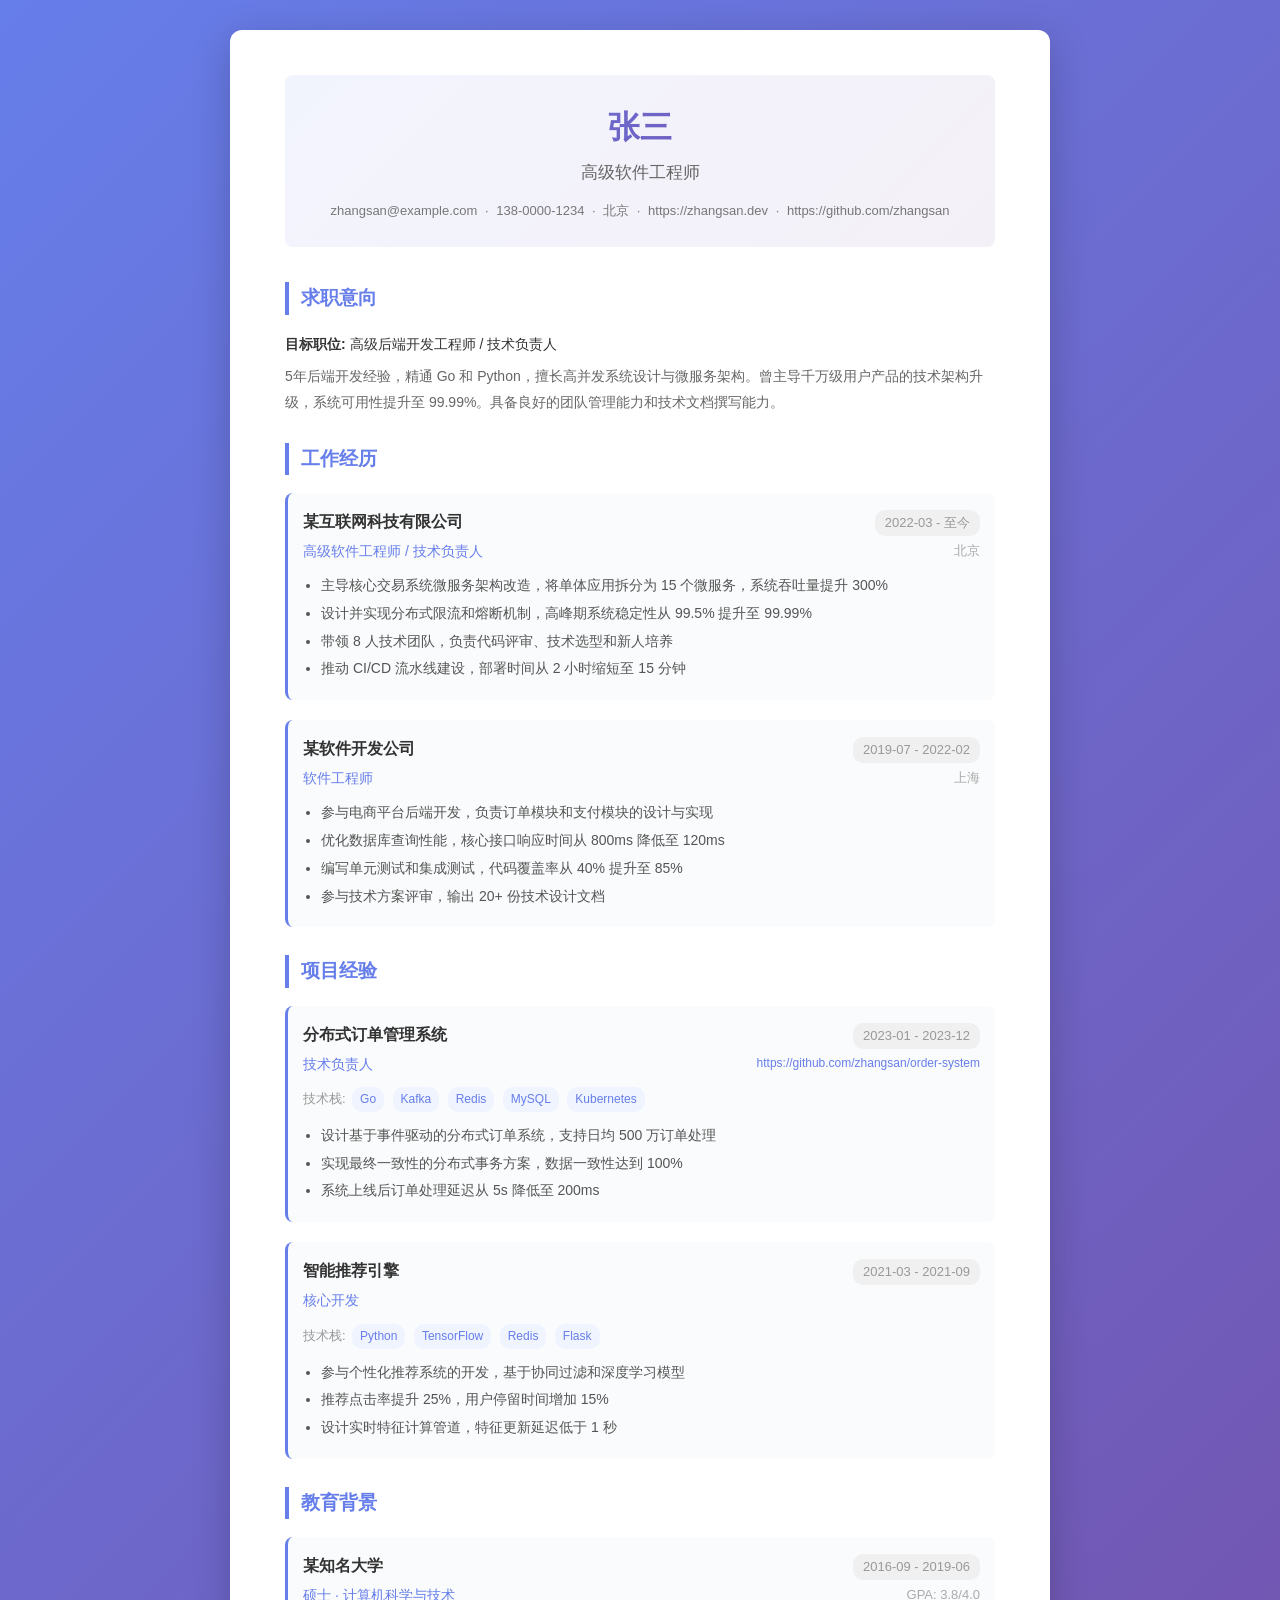
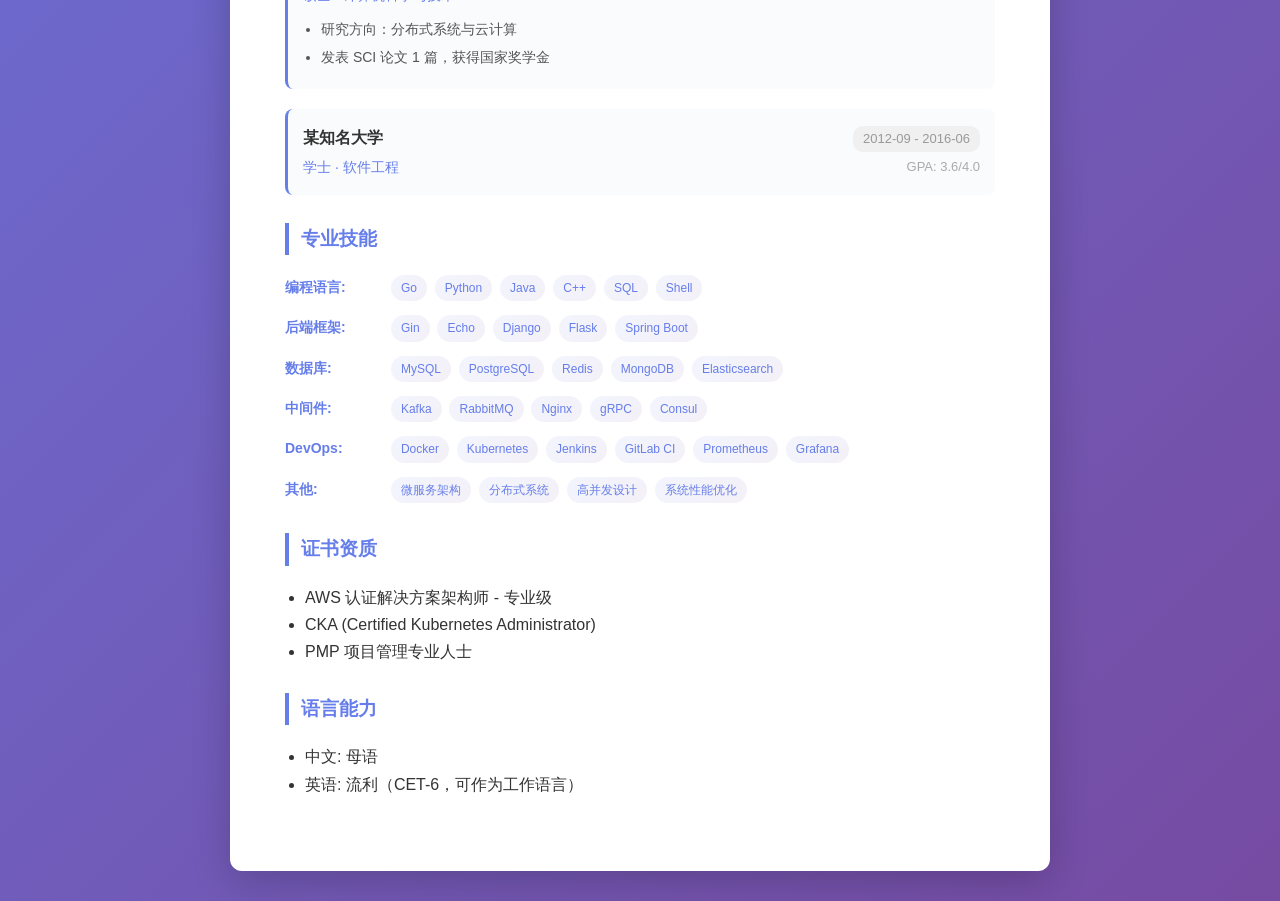
<file: skills/resume-builder/examples/sample-resume.html>
<!DOCTYPE html>
<html lang="zh">
<head>
<meta charset="UTF-8">
<meta name="viewport" content="width=device-width, initial-scale=1.0">
<title>张三 - Resume</title>
<style>

* { margin: 0; padding: 0; box-sizing: border-box; }
body { font-family: "Segoe UI", "Microsoft YaHei", "PingFang SC", sans-serif; background: linear-gradient(135deg, #667eea 0%, #764ba2 100%); color: #333; line-height: 1.7; min-height: 100vh; }
.resume-container { max-width: 820px; margin: 30px auto; padding: 45px 55px; background: #fff; border-radius: 12px; box-shadow: 0 10px 40px rgba(0,0,0,0.2); }
.resume-header { text-align: center; margin-bottom: 35px; padding-bottom: 25px; background: linear-gradient(135deg, #667eea15, #764ba215); border-radius: 8px; padding: 25px; }
.resume-name { font-size: 32px; background: linear-gradient(135deg, #667eea, #764ba2); -webkit-background-clip: text; -webkit-text-fill-color: transparent; background-clip: text; margin-bottom: 5px; }
.resume-title { font-size: 17px; color: #666; margin-bottom: 12px; }
.resume-contact { font-size: 13px; color: #777; }
.contact-item { margin: 0 4px; }
.resume-section { margin-bottom: 28px; }
.section-title { font-size: 19px; color: #667eea; margin-bottom: 18px; padding-left: 12px; border-left: 4px solid #667eea; }
.entry { margin-bottom: 20px; padding: 15px; background: #fafbfc; border-radius: 8px; border-left: 3px solid #667eea; }
.entry-header { display: flex; justify-content: space-between; align-items: baseline; }
.entry-company { font-weight: bold; font-size: 16px; color: #333; }
.entry-date { font-size: 13px; color: #999; background: #f0f0f0; padding: 2px 10px; border-radius: 10px; }
.entry-subheader { display: flex; justify-content: space-between; margin-top: 4px; }
.entry-position { font-size: 14px; color: #667eea; font-weight: 500; }
.entry-location, .entry-gpa { font-size: 13px; color: #aaa; }
.entry-description { margin-top: 10px; padding-left: 18px; }
.entry-description li { font-size: 14px; margin-bottom: 4px; color: #555; }
.skill-group { margin-bottom: 10px; font-size: 14px; }
.skill-category { font-weight: bold; color: #667eea; display: inline-block; min-width: 100px; }
.skill-tag { display: inline-block; background: linear-gradient(135deg, #667eea15, #764ba215); color: #667eea; padding: 3px 10px; border-radius: 15px; font-size: 12px; margin: 2px; font-weight: 500; }
.tech-stack { margin: 8px 0; }
.tech-label { color: #999; font-size: 13px; }
.tech-tag { display: inline-block; background: #f0f4ff; color: #667eea; padding: 2px 8px; border-radius: 10px; font-size: 12px; margin: 2px; }
.project-link { font-size: 12px; color: #667eea; text-decoration: none; }
.objective-position { font-size: 14px; margin-bottom: 8px; }
.objective-summary { font-size: 14px; color: #666; line-height: 1.8; }
ul { padding-left: 20px; }
@media print { body { background: #fff; } .resume-container { box-shadow: none; margin: 0; border-radius: 0; } }

</style>
</head>
<body>
<div class="resume-container">
    <header class="resume-header">
        <h1 class="resume-name">张三</h1>
        <p class="resume-title">高级软件工程师</p>
        <div class="resume-contact"><span class="contact-item">zhangsan@example.com</span> · <span class="contact-item">138-0000-1234</span> · <span class="contact-item">北京</span> · <span class="contact-item">https://zhangsan.dev</span> · <span class="contact-item">https://github.com/zhangsan</span></div>
    </header>
    
    <section class="resume-section">
        <h2 class="section-title">求职意向</h2>
        <div class="section-content"><p class="objective-position"><strong>目标职位:</strong> 高级后端开发工程师 / 技术负责人</p><p class="objective-summary">5年后端开发经验，精通 Go 和 Python，擅长高并发系统设计与微服务架构。曾主导千万级用户产品的技术架构升级，系统可用性提升至 99.99%。具备良好的团队管理能力和技术文档撰写能力。</p></div>
    </section>

    <section class="resume-section">
        <h2 class="section-title">工作经历</h2>
        <div class="section-content">
                <div class="entry">
                    <div class="entry-header">
                        <span class="entry-company">某互联网科技有限公司</span>
                        <span class="entry-date">2022-03 - 至今</span>
                    </div>
                    <div class="entry-subheader">
                        <span class="entry-position">高级软件工程师 / 技术负责人</span>
                        <span class="entry-location">北京</span>
                    </div>
                    <ul class="entry-description"><li>主导核心交易系统微服务架构改造，将单体应用拆分为 15 个微服务，系统吞吐量提升 300%</li><li>设计并实现分布式限流和熔断机制，高峰期系统稳定性从 99.5% 提升至 99.99%</li><li>带领 8 人技术团队，负责代码评审、技术选型和新人培养</li><li>推动 CI/CD 流水线建设，部署时间从 2 小时缩短至 15 分钟</li></ul>
                </div>
                <div class="entry">
                    <div class="entry-header">
                        <span class="entry-company">某软件开发公司</span>
                        <span class="entry-date">2019-07 - 2022-02</span>
                    </div>
                    <div class="entry-subheader">
                        <span class="entry-position">软件工程师</span>
                        <span class="entry-location">上海</span>
                    </div>
                    <ul class="entry-description"><li>参与电商平台后端开发，负责订单模块和支付模块的设计与实现</li><li>优化数据库查询性能，核心接口响应时间从 800ms 降低至 120ms</li><li>编写单元测试和集成测试，代码覆盖率从 40% 提升至 85%</li><li>参与技术方案评审，输出 20+ 份技术设计文档</li></ul>
                </div></div>
    </section>

    <section class="resume-section">
        <h2 class="section-title">项目经验</h2>
        <div class="section-content">
                <div class="entry">
                    <div class="entry-header">
                        <span class="entry-company">分布式订单管理系统</span>
                        <span class="entry-date">2023-01 - 2023-12</span>
                    </div>
                    <div class="entry-subheader">
                        <span class="entry-position">技术负责人</span>
                        <a href="https://github.com/zhangsan/order-system" class="project-link">https://github.com/zhangsan/order-system</a>
                    </div>
                    <div class="tech-stack"><span class="tech-label">技术栈:</span> <span class="tech-tag">Go</span> <span class="tech-tag">Kafka</span> <span class="tech-tag">Redis</span> <span class="tech-tag">MySQL</span> <span class="tech-tag">Kubernetes</span></div>
                    <ul class="entry-description"><li>设计基于事件驱动的分布式订单系统，支持日均 500 万订单处理</li><li>实现最终一致性的分布式事务方案，数据一致性达到 100%</li><li>系统上线后订单处理延迟从 5s 降低至 200ms</li></ul>
                </div>
                <div class="entry">
                    <div class="entry-header">
                        <span class="entry-company">智能推荐引擎</span>
                        <span class="entry-date">2021-03 - 2021-09</span>
                    </div>
                    <div class="entry-subheader">
                        <span class="entry-position">核心开发</span>
                        
                    </div>
                    <div class="tech-stack"><span class="tech-label">技术栈:</span> <span class="tech-tag">Python</span> <span class="tech-tag">TensorFlow</span> <span class="tech-tag">Redis</span> <span class="tech-tag">Flask</span></div>
                    <ul class="entry-description"><li>参与个性化推荐系统的开发，基于协同过滤和深度学习模型</li><li>推荐点击率提升 25%，用户停留时间增加 15%</li><li>设计实时特征计算管道，特征更新延迟低于 1 秒</li></ul>
                </div></div>
    </section>

    <section class="resume-section">
        <h2 class="section-title">教育背景</h2>
        <div class="section-content">
                <div class="entry">
                    <div class="entry-header">
                        <span class="entry-company">某知名大学</span>
                        <span class="entry-date">2016-09 - 2019-06</span>
                    </div>
                    <div class="entry-subheader">
                        <span class="entry-position">硕士 · 计算机科学与技术</span>
                        <span class="entry-gpa">GPA: 3.8/4.0</span>
                    </div>
                    <ul class="entry-description"><li>研究方向：分布式系统与云计算</li><li>发表 SCI 论文 1 篇，获得国家奖学金</li></ul>
                </div>
                <div class="entry">
                    <div class="entry-header">
                        <span class="entry-company">某知名大学</span>
                        <span class="entry-date">2012-09 - 2016-06</span>
                    </div>
                    <div class="entry-subheader">
                        <span class="entry-position">学士 · 软件工程</span>
                        <span class="entry-gpa">GPA: 3.6/4.0</span>
                    </div>
                    
                </div></div>
    </section>

    <section class="resume-section">
        <h2 class="section-title">专业技能</h2>
        <div class="section-content"><div class="skill-group"><span class="skill-category">编程语言:</span> <span class="skill-tag">Go</span> <span class="skill-tag">Python</span> <span class="skill-tag">Java</span> <span class="skill-tag">C++</span> <span class="skill-tag">SQL</span> <span class="skill-tag">Shell</span></div><div class="skill-group"><span class="skill-category">后端框架:</span> <span class="skill-tag">Gin</span> <span class="skill-tag">Echo</span> <span class="skill-tag">Django</span> <span class="skill-tag">Flask</span> <span class="skill-tag">Spring Boot</span></div><div class="skill-group"><span class="skill-category">数据库:</span> <span class="skill-tag">MySQL</span> <span class="skill-tag">PostgreSQL</span> <span class="skill-tag">Redis</span> <span class="skill-tag">MongoDB</span> <span class="skill-tag">Elasticsearch</span></div><div class="skill-group"><span class="skill-category">中间件:</span> <span class="skill-tag">Kafka</span> <span class="skill-tag">RabbitMQ</span> <span class="skill-tag">Nginx</span> <span class="skill-tag">gRPC</span> <span class="skill-tag">Consul</span></div><div class="skill-group"><span class="skill-category">DevOps:</span> <span class="skill-tag">Docker</span> <span class="skill-tag">Kubernetes</span> <span class="skill-tag">Jenkins</span> <span class="skill-tag">GitLab CI</span> <span class="skill-tag">Prometheus</span> <span class="skill-tag">Grafana</span></div><div class="skill-group"><span class="skill-category">其他:</span> <span class="skill-tag">微服务架构</span> <span class="skill-tag">分布式系统</span> <span class="skill-tag">高并发设计</span> <span class="skill-tag">系统性能优化</span></div></div>
    </section>

    <section class="resume-section">
        <h2 class="section-title">证书资质</h2>
        <div class="section-content"><ul><li>AWS 认证解决方案架构师 - 专业级</li><li>CKA (Certified Kubernetes Administrator)</li><li>PMP 项目管理专业人士</li></ul></div>
    </section>

    <section class="resume-section">
        <h2 class="section-title">语言能力</h2>
        <div class="section-content"><ul><li>中文: 母语</li><li>英语: 流利（CET-6，可作为工作语言）</li></ul></div>
    </section>
</div>
</body>
</html>
</file>
